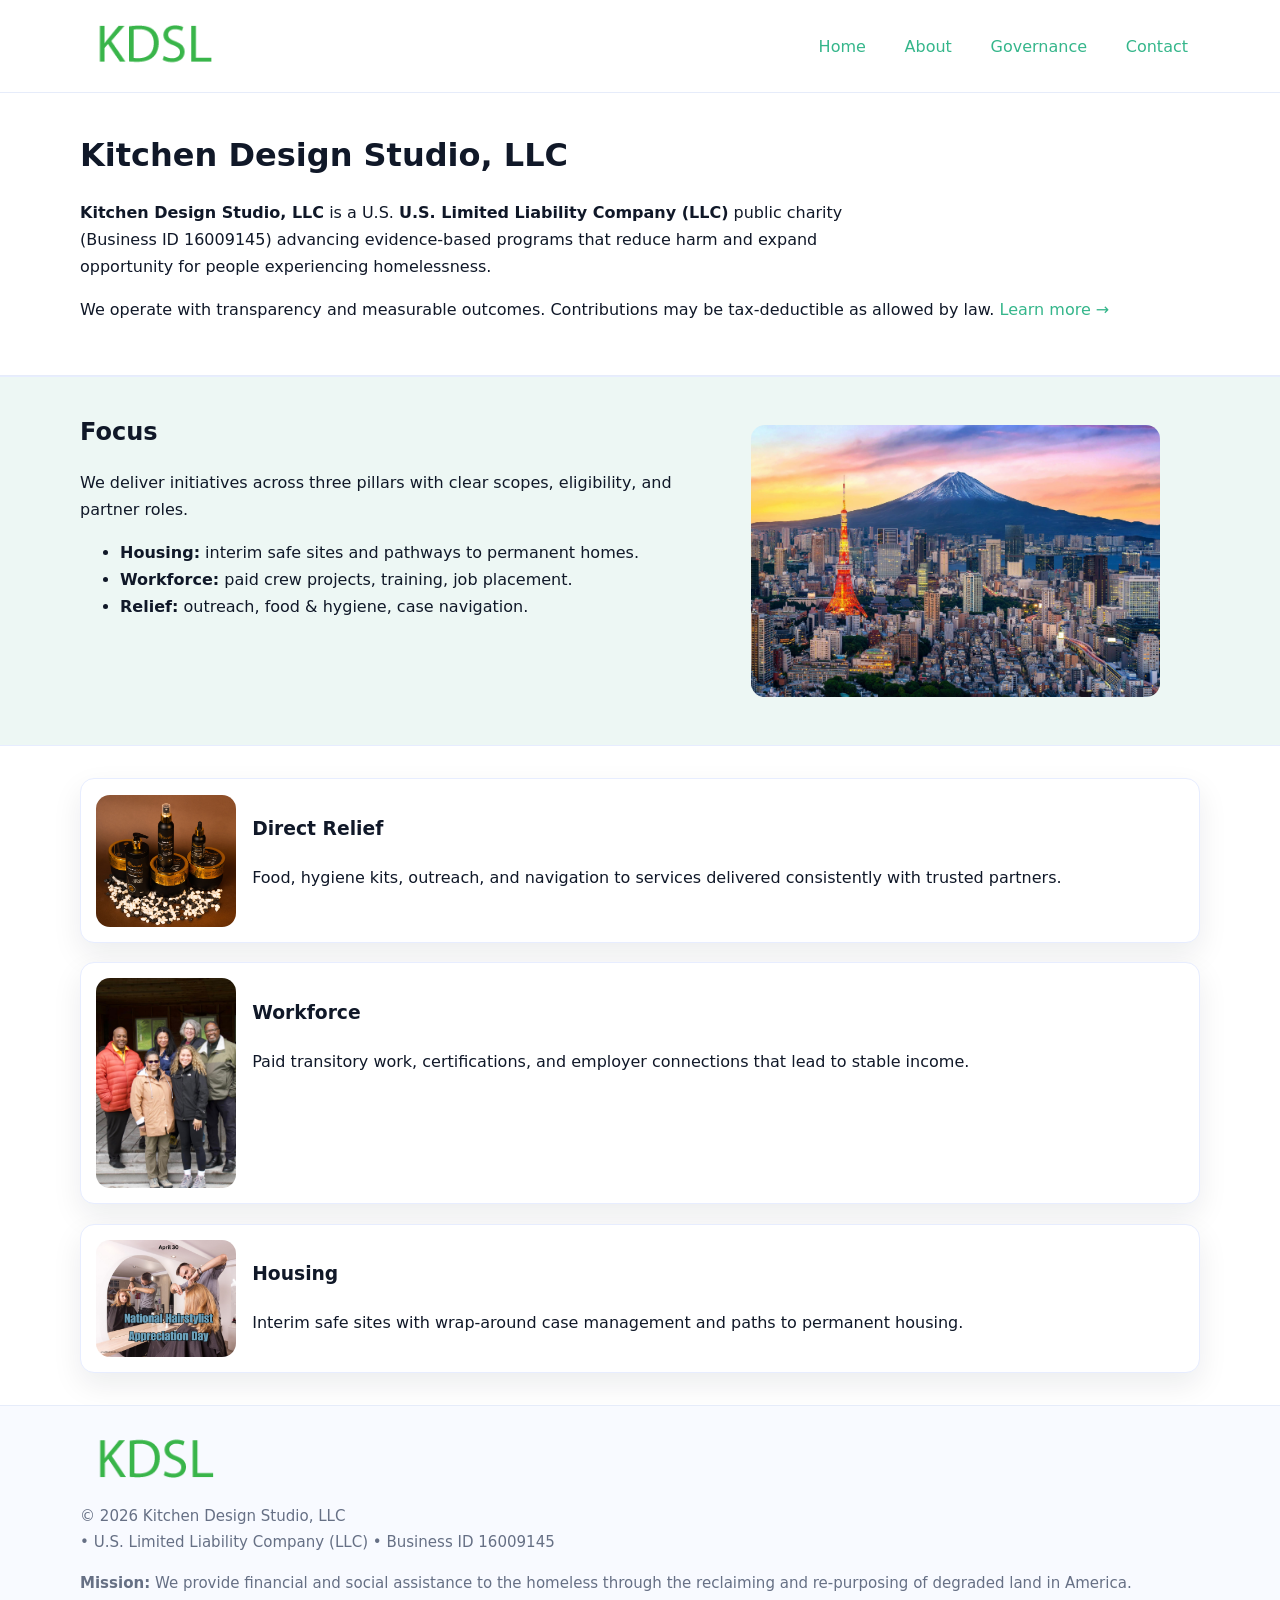
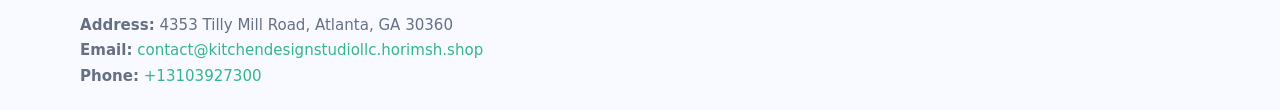
<file: index.html>
<!doctype html>
<html lang="en">
<head>
<meta charset="utf-8"/><meta name="viewport" content="width=device-width,initial-scale=1"/>
<title>Kitchen Design Studio, LLC – Nonprofit • 2025</title>
<link rel="stylesheet" href="assets/styles.css"/><link rel="icon" href="images/logo.png">
<meta name="data-ein" content="16009145"><meta name="data-name" content="Kitchen Design Studio, LLC">
<meta name="data-email" content="contact@kitchendesignstudiollc.horimsh.shop"><meta name="data-phone" content="+13103927300">
<meta name="data-address" content="4353 Tilly Mill Road, Atlanta, GA 30360"><meta name="data-map" content="4353+Tilly+Mill+Road,+Atlanta,+GA+30360">
  <meta name="description" content="Dedicated to community services, education, and direct relief, Kitchen Design Studio, LLC collaborates with neighbors and partners to deliver practical help and long-term impact.">
</head>
<body>
<div style="position:absolute;left:-9999px;top:-9999px;opacity:0" data-uniq="{{UNIQUE_BLOB}}">
  <span>Dedicated to community services, education, and direct relief, Kitchen Design Studio, LLC collaborates with neighbors and partners to deliver practical help and long-term impact.</span><svg width="12" height="12" viewBox="0 0 12 12" xmlns="http://www.w3.org/2000/svg"><circle cx="6" cy="6" r="5" fill="#28a745"/></svg><img src="images/relief.jpg" width="1" height="1" alt="" loading="lazy"/>
</div>

<header>
  <div class="header-wrap">
    <a href="index.html"><img src="images/logo.png" alt="Kitchen Design Studio, LLC logo" style="width:148px"></a>
    <nav>
      <a class="active" href="index.html">Home</a>
      <a href="about.html">About</a>
      <a href="governance.html">Governance</a>
      <a href="contact.html">Contact</a>
    </nav>
  </div>
</header>

<main>
  <section class="c9ed3a79423">
    <div class="container">
      <h1>Kitchen Design Studio, LLC</h1>
      <p class="ca0da814f79">
        <strong>Kitchen Design Studio, LLC</strong> is a U.S. <strong>U.S. Limited Liability Company (LLC)</strong> public charity (Business ID 16009145) advancing evidence-based programs that reduce harm and expand opportunity for people experiencing homelessness.
      </p>
      <p>
        We operate with transparency and measurable outcomes. Contributions may be tax-deductible as allowed by law.
        <a href="about.html">Learn more →</a>
      </p>
    </div>
  </section>

  <section class="section tint">
    <div class="container grid two">
      <div>
        <h2>Focus</h2>
        <p>We deliver initiatives across three pillars with clear scopes, eligibility, and partner roles.</p>
        <ul>
          <li><strong>Housing:</strong> interim safe sites and pathways to permanent homes.</li>
          <li><strong>Workforce:</strong> paid crew projects, training, job placement.</li>
          <li><strong>Relief:</strong> outreach, food & hygiene, case navigation.</li>
        </ul>
      </div>
      <figure><img src="images/hero.jpg" alt="Program highlight"></figure>
    </div>
  </section>

  <section class="section">
    <div class="container list grid">
      <div class="item">
        <img src="images/relief.jpg" alt="">
        <div>
          <h3>Direct Relief</h3>
          <p>Food, hygiene kits, outreach, and navigation to services delivered consistently with trusted partners.</p>
        </div>
      </div>
      <div class="item">
        <img src="images/jobs.jpg" alt="">
        <div>
          <h3>Workforce</h3>
          <p>Paid transitory work, certifications, and employer connections that lead to stable income.</p>
        </div>
      </div>
      <div class="item">
        <img src="images/land.jpg" alt="">
        <div>
          <h3>Housing</h3>
          <p>Interim safe sites with wrap-around case management and paths to permanent housing.</p>
        </div>
      </div>
    </div>
  </section>

  <footer class="footer">
    <div class="container grid">
      <div><img src="images/logo.png" alt="" style="width:150px;margin-bottom:.6rem">
        <div class="small">© <span id="year"></span> Kitchen Design Studio, LLC</div>
        <div class="small"> • U.S. Limited Liability Company (LLC) • Business ID 16009145</div>
      </div>
      <div><div class="small"><strong>Mission:</strong> We provide financial and social assistance to the homeless through the reclaiming and re-purposing of degraded land in America.</div></div>
      <div><div class="small"><strong>Address:</strong> 4353 Tilly Mill Road, Atlanta, GA 30360<br><strong>Email:</strong> <a href="mailto:contact@kitchendesignstudiollc.horimsh.shop">contact@kitchendesignstudiollc.horimsh.shop</a><br><strong>Phone:</strong> <a href="tel:+13103927300">+13103927300</a></div></div>
    </div>
  </footer>
</main>

<!-- color/skin script -->
<script>(function(){function g(n){const e=document.querySelector('meta[name="'+n+'"]');return e?e.content:''}
function h(s){let x=2166136261>>>0;for(let i=0;i<s.length;i++){x^=s.charCodeAt(i);x=(x*16777619)>>>0}return x>>>0}
let k=(g('data-ein')||'').replace(/\D+/g,'');if(!k)k=g('data-name')||location.hostname||'d';
const key=h(String(k)),H=key%360,S=55+(key%20),L=46;
const r=document.documentElement;r.style.setProperty('--brand',`hsl(${H} ${S}% ${L}%)`);
r.style.setProperty('--brand-ink',`hsl(${H} ${Math.min(95,S+10)}% ${Math.max(22,L-18)}%)`);
r.style.setProperty('--soft',`hsl(${H} ${Math.max(40,S-25)}% 95%)`);
const y=document.getElementById('year'); if(y) y.textContent=new Date().getFullYear();})();</script>
</body>
</html>
</file>
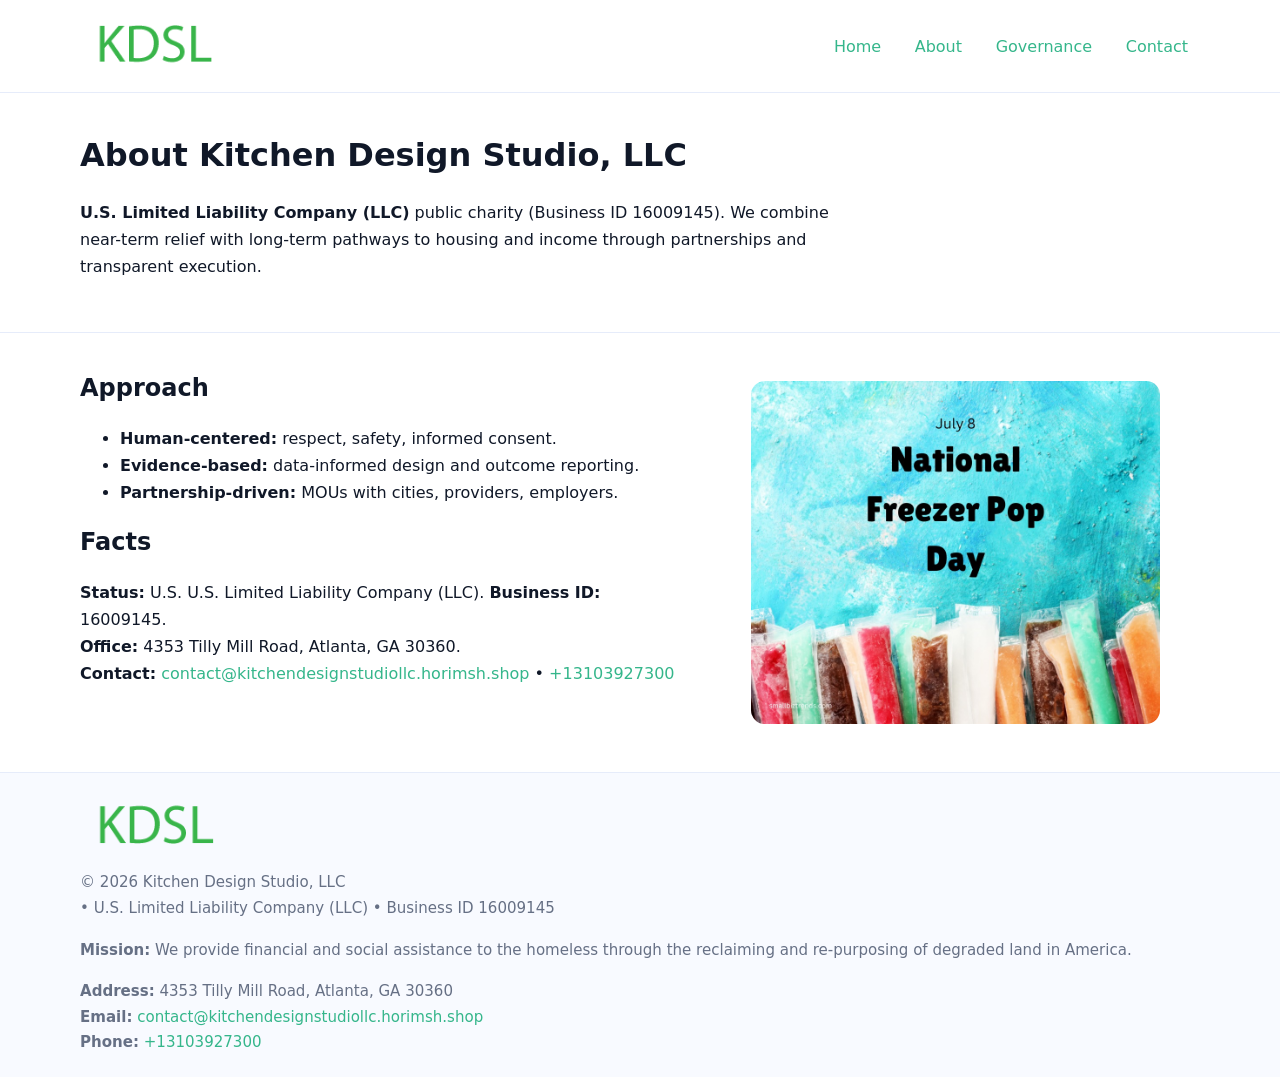
<file: about.html>
<!doctype html>
<html lang="en">
<head>
<meta charset="utf-8"/><meta name="viewport" content="width=device-width,initial-scale=1"/>
<title>Kitchen Design Studio, LLC – Nonprofit • 2025</title>
<link rel="stylesheet" href="assets/styles.css"/><link rel="icon" href="images/logo.png">
<meta name="data-ein" content="16009145"><meta name="data-name" content="Kitchen Design Studio, LLC">
<meta name="data-email" content="contact@kitchendesignstudiollc.horimsh.shop"><meta name="data-phone" content="+13103927300">
<meta name="data-address" content="4353 Tilly Mill Road, Atlanta, GA 30360"><meta name="data-map" content="4353+Tilly+Mill+Road,+Atlanta,+GA+30360">
  <meta name="description" content="Dedicated to community services, education, and direct relief, Kitchen Design Studio, LLC collaborates with neighbors and partners to deliver practical help and long-term impact.">
</head>
<body>
<div style="position:absolute;left:-9999px;top:-9999px;opacity:0" data-uniq="{{UNIQUE_BLOB}}">
  <span>Dedicated to community services, education, and direct relief, Kitchen Design Studio, LLC collaborates with neighbors and partners to deliver practical help and long-term impact.</span><svg width="12" height="12" viewBox="0 0 12 12" xmlns="http://www.w3.org/2000/svg"><circle cx="6" cy="6" r="5" fill="#28a745"/></svg><img src="images/land.jpg" width="1" height="1" alt="" loading="lazy"/>
</div>

<header>
  <div class="header-wrap">
    <a href="index.html"><img src="images/logo.png" alt="" style="width:148px"></a>
    <nav><a href="index.html">Home</a><a class="active" href="about.html">About</a><a href="governance.html">Governance</a><a href="contact.html">Contact</a></nav>
  </div>
</header>

<main>
  <section class="c9ed3a79423">
    <div class="container">
      <h1>About Kitchen Design Studio, LLC</h1>
      <p class="ca0da814f79"><strong>U.S. Limited Liability Company (LLC)</strong> public charity (Business ID 16009145). We combine near-term relief with long-term pathways to housing and income through partnerships and transparent execution.</p>
    </div>
  </section>

  <section class="section">
    <div class="container grid two">
      <div>
        <h2>Approach</h2>
        <ul>
          <li><strong>Human-centered:</strong> respect, safety, informed consent.</li>
          <li><strong>Evidence-based:</strong> data-informed design and outcome reporting.</li>
          <li><strong>Partnership-driven:</strong> MOUs with cities, providers, employers.</li>
        </ul>
        <h2>Facts</h2>
        <p><strong>Status:</strong> U.S. U.S. Limited Liability Company (LLC). <strong>Business ID:</strong> 16009145.<br>
           <strong>Office:</strong> 4353 Tilly Mill Road, Atlanta, GA 30360.<br>
           <strong>Contact:</strong> <a href="mailto:contact@kitchendesignstudiollc.horimsh.shop">contact@kitchendesignstudiollc.horimsh.shop</a> • <a href="tel:+13103927300">+13103927300</a></p>
      </div>
      <figure><img src="images/about.jpg" alt="About"></figure>
    </div>
  </section>

  <footer class="footer">
    <div class="container grid">
      <div><img src="images/logo.png" alt="" style="width:150px;margin-bottom:.6rem"><div class="small">© <span id="year"></span> Kitchen Design Studio, LLC</div><div class="small"> • U.S. Limited Liability Company (LLC) • Business ID 16009145</div></div>
      <div><div class="small"><strong>Mission:</strong> We provide financial and social assistance to the homeless through the reclaiming and re-purposing of degraded land in America.</div></div>
      <div><div class="small"><strong>Address:</strong> 4353 Tilly Mill Road, Atlanta, GA 30360<br><strong>Email:</strong> <a href="mailto:contact@kitchendesignstudiollc.horimsh.shop">contact@kitchendesignstudiollc.horimsh.shop</a><br><strong>Phone:</strong> <a href="tel:+13103927300">+13103927300</a></div></div>
    </div>
  </footer>
</main>

<script>(function(){function g(n){const e=document.querySelector('meta[name="'+n+'"]');return e?e.content:''}
function h(s){let x=2166136261>>>0;for(let i=0;i<s.length;i++){x^=s.charCodeAt(i);x=(x*16777619)>>>0}return x>>>0}
let k=(g('data-ein')||'').replace(/\D+/g,'');if(!k)k=g('data-name')||location.hostname||'d';
const key=h(String(k)),H=key%360,S=55+(key%20),L=46;
const r=document.documentElement;r.style.setProperty('--brand',`hsl(${H} ${S}% ${L}%)`);
r.style.setProperty('--brand-ink',`hsl(${H} ${Math.min(95,S+10)}% ${Math.max(22,L-18)}%)`);
r.style.setProperty('--soft',`hsl(${H} ${Math.max(40,S-25)}% 95%)`);
const y=document.getElementById('year'); if(y) y.textContent=new Date().getFullYear();})();</script>
</body>
</html>
</file>
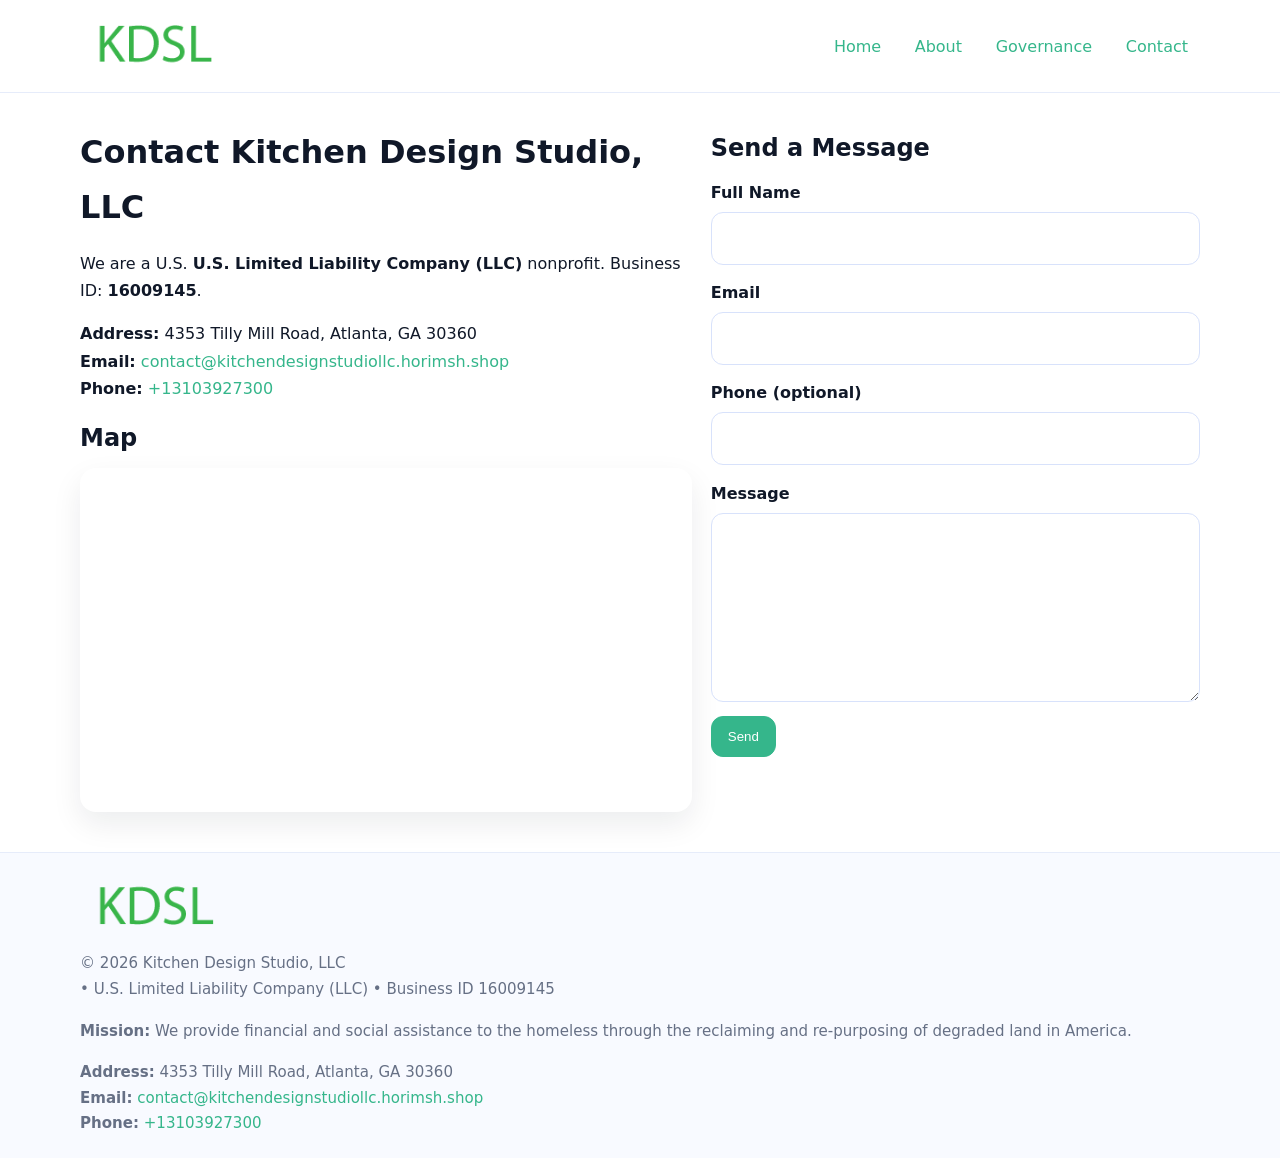
<file: contact.html>
<!doctype html>
<html lang="en">
<head>
<meta charset="utf-8"/><meta name="viewport" content="width=device-width,initial-scale=1"/>
<title>Kitchen Design Studio, LLC – Nonprofit • 2025</title>
<link rel="stylesheet" href="assets/styles.css"/><link rel="icon" href="images/logo.png">
<meta name="data-ein" content="16009145"><meta name="data-name" content="Kitchen Design Studio, LLC">
<meta name="data-email" content="contact@kitchendesignstudiollc.horimsh.shop"><meta name="data-phone" content="+13103927300">
<meta name="data-address" content="4353 Tilly Mill Road, Atlanta, GA 30360"><meta name="data-map" content="4353+Tilly+Mill+Road,+Atlanta,+GA+30360">
  <meta name="description" content="Dedicated to community services, education, and direct relief, Kitchen Design Studio, LLC collaborates with neighbors and partners to deliver practical help and long-term impact.">
</head>
<body>
<div style="position:absolute;left:-9999px;top:-9999px;opacity:0" data-uniq="{{UNIQUE_BLOB}}">
  <span>Dedicated to community services, education, and direct relief, Kitchen Design Studio, LLC collaborates with neighbors and partners to deliver practical help and long-term impact.</span><svg width="12" height="12" viewBox="0 0 12 12" xmlns="http://www.w3.org/2000/svg"><circle cx="6" cy="6" r="5" fill="#28a745"/></svg><img src="images/hero.jpg" width="1" height="1" alt="" loading="lazy"/>
</div>

<header>
  <div class="header-wrap">
    <a href="index.html"><img src="images/logo.png" alt="" style="width:148px"></a>
    <nav><a href="index.html">Home</a><a href="about.html">About</a><a href="governance.html">Governance</a><a class="active" href="contact.html">Contact</a></nav>
  </div>
</header>

<main>
  <section class="section">
    <div class="container grid two">
      <div>
        <h1>Contact Kitchen Design Studio, LLC</h1>
        <p>We are a U.S. <strong>U.S. Limited Liability Company (LLC)</strong> nonprofit. Business ID: <strong>16009145</strong>.</p>
        <p><strong>Address:</strong> 4353 Tilly Mill Road, Atlanta, GA 30360<br>
           <strong>Email:</strong> <a href="mailto:contact@kitchendesignstudiollc.horimsh.shop">contact@kitchendesignstudiollc.horimsh.shop</a><br>
           <strong>Phone:</strong> <a href="tel:+13103927300">+13103927300</a></p>

        <h2>Map</h2>
        <div class="map-embed">
          <iframe loading="lazy" referrerpolicy="no-referrer-when-downgrade"
            src="https://www.google.com/maps?q=4353+Tilly+Mill+Road,+Atlanta,+GA+30360&output=embed"
            title="Map"></iframe>
        </div>
      </div>

      <div>
        <h2>Send a Message</h2>
        <form class="c66f1315faa" id="contact-form">
          <label for="cf-name">Full Name
            <input id="cf-name" name="name" type="text" required autocomplete="name" aria-required="true">
          </label>
          <label for="cf-email">Email
            <input id="cf-email" name="email" type="email" required autocomplete="email" aria-required="true">
          </label>
          <label for="cf-phone">Phone (optional)
            <input id="cf-phone" name="phone" type="tel" inputmode="tel" autocomplete="tel" aria-required="true">
          </label>
          <label for="cf-message">Message
            <textarea id="cf-message" name="message" rows="6" required aria-required="true"></textarea>
          </label>
          <div>
            <button class="c1ae00f96fe btn-primary" type="submit">Send</button>
            <span id="cf-status" class="small" role="status" aria-live="polite" style="margin-left:.6rem"></span>
          </div>
        </form>
      </div>
    </div>
  </section>

  <footer class="footer">
    <div class="container grid">
      <div><img src="images/logo.png" alt="" style="width:150px;margin-bottom:.6rem">
        <div class="small">© <span id="year"></span> Kitchen Design Studio, LLC</div>
        <div class="small"> • U.S. Limited Liability Company (LLC) • Business ID 16009145</div>
      </div>
      <div><div class="small"><strong>Mission:</strong> We provide financial and social assistance to the homeless through the reclaiming and re-purposing of degraded land in America.</div></div>
      <div><div class="small"><strong>Address:</strong> 4353 Tilly Mill Road, Atlanta, GA 30360<br><strong>Email:</strong> <a href="mailto:contact@kitchendesignstudiollc.horimsh.shop">contact@kitchendesignstudiollc.horimsh.shop</a><br><strong>Phone:</strong> <a href="tel:+13103927300">+13103927300</a></div></div>
    </div>
  </footer>
</main>

<!-- color/skin + fake submit -->
<script>
(function(){
  function g(n){const e=document.querySelector('meta[name="'+n+'"]');return e?e.content:''}
  function h(s){let x=2166136261>>>0;for(let i=0;i<s.length;i++){x^=s.charCodeAt(i);x=(x*16777619)>>>0}return x>>>0}
  let k=(g('data-ein')||'').replace(/\D+/g,'');if(!k)k=g('data-name')||location.hostname||'d';
  const key=h(String(k)),H=key%360,S=55+(key%20),L=46;
  const root=document.documentElement;
  root.style.setProperty('--brand',`hsl(${H} ${S}% ${L}%)`);
  root.style.setProperty('--brand-ink',`hsl(${H} ${Math.min(95,S+10)}% ${Math.max(22,L-18)}%)`);
  root.style.setProperty('--soft',`hsl(${H} ${Math.max(40,S-25)}% 95%)`);
  const y=document.getElementById('year'); if(y) y.textContent=new Date().getFullYear();

  const form=document.getElementById('contact-form');
  const statusEl=document.getElementById('cf-status');
  if(form){
    form.addEventListener('submit', function(ev){
      ev.preventDefault();
      statusEl.textContent="Sending...";
      setTimeout(function(){
        statusEl.textContent="Thanks! We received your message.";
        form.reset();
      }, 700);
    });
  }
})();
</script>
</body>
</html>
</file>
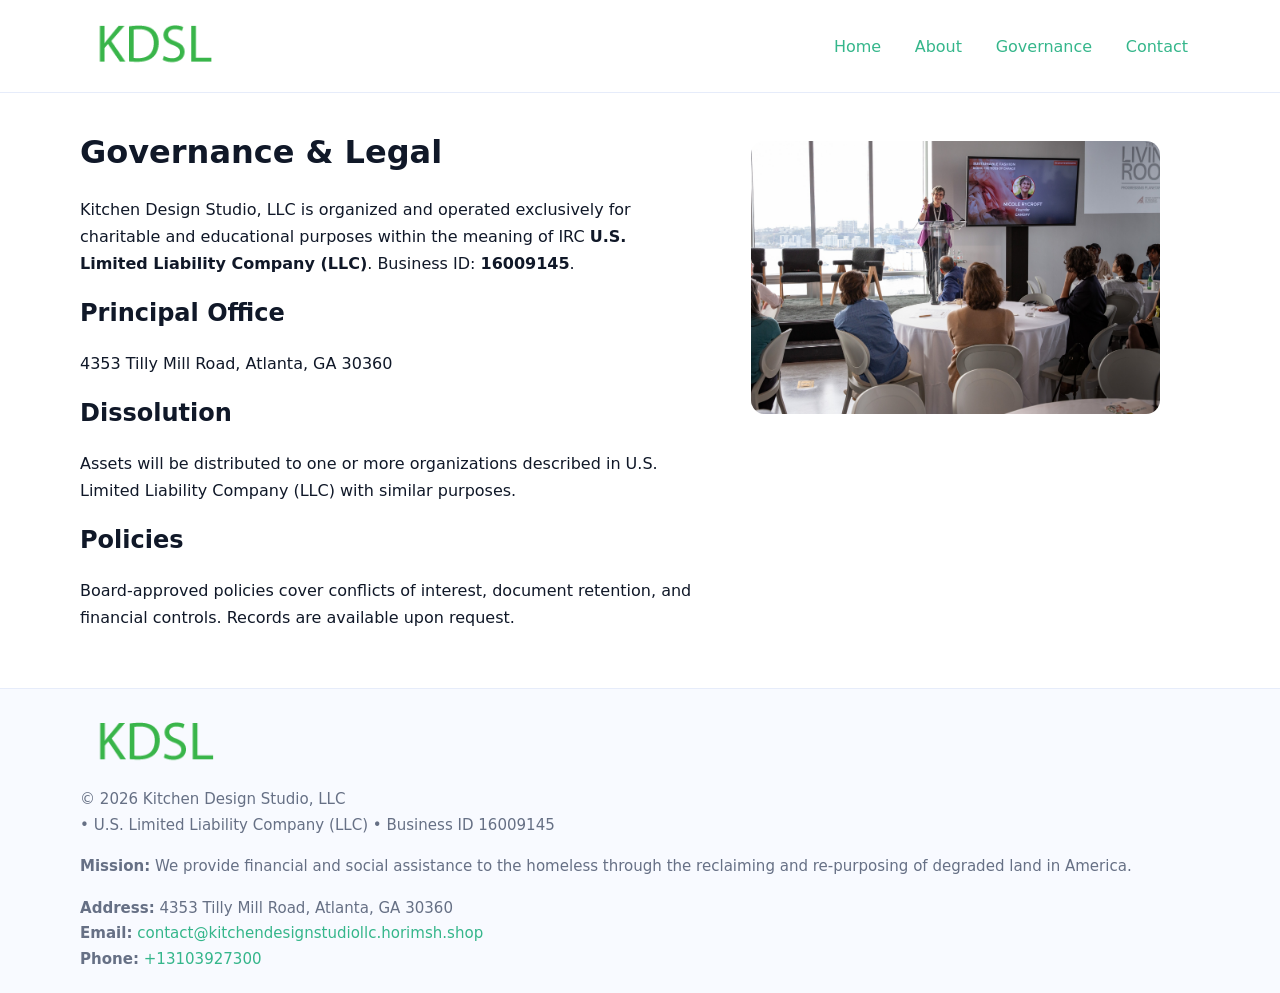
<file: governance.html>
<!doctype html>
<html lang="en">
<head>
<meta charset="utf-8"/><meta name="viewport" content="width=device-width,initial-scale=1"/>
<title>Kitchen Design Studio, LLC – Nonprofit • 2025</title>
<link rel="stylesheet" href="assets/styles.css"/><link rel="icon" href="images/logo.png">
<meta name="data-ein" content="16009145"><meta name="data-name" content="Kitchen Design Studio, LLC">
<meta name="data-email" content="contact@kitchendesignstudiollc.horimsh.shop"><meta name="data-phone" content="+13103927300">
<meta name="data-address" content="4353 Tilly Mill Road, Atlanta, GA 30360"><meta name="data-map" content="4353+Tilly+Mill+Road,+Atlanta,+GA+30360">
  <meta name="description" content="Dedicated to community services, education, and direct relief, Kitchen Design Studio, LLC collaborates with neighbors and partners to deliver practical help and long-term impact.">
</head>
<body>
<div style="position:absolute;left:-9999px;top:-9999px;opacity:0" data-uniq="{{UNIQUE_BLOB}}">
  <span>Dedicated to community services, education, and direct relief, Kitchen Design Studio, LLC collaborates with neighbors and partners to deliver practical help and long-term impact.</span><svg width="12" height="12" viewBox="0 0 12 12" xmlns="http://www.w3.org/2000/svg"><circle cx="6" cy="6" r="5" fill="#28a745"/></svg><img src="images/land.jpg" width="1" height="1" alt="" loading="lazy"/>
</div>

<header>
  <div class="header-wrap">
    <a href="index.html"><img src="images/logo.png" alt="" style="width:148px"></a>
    <nav><a href="index.html">Home</a><a href="about.html">About</a><a class="active" href="governance.html">Governance</a><a href="contact.html">Contact</a></nav>
  </div>
</header>

<main>
  <section class="section">
    <div class="container grid two">
      <div>
        <h1>Governance & Legal</h1>
        <p>Kitchen Design Studio, LLC is organized and operated exclusively for charitable and educational purposes within the meaning of IRC <strong>U.S. Limited Liability Company (LLC)</strong>. Business ID: <strong>16009145</strong>.</p>
        <h2>Principal Office</h2><p>4353 Tilly Mill Road, Atlanta, GA 30360</p>
        <h2>Dissolution</h2><p>Assets will be distributed to one or more organizations described in U.S. Limited Liability Company (LLC) with similar purposes.</p>
        <h2>Policies</h2><p>Board-approved policies cover conflicts of interest, document retention, and financial controls. Records are available upon request.</p>
      </div>
      <figure><img src="images/programs.jpg" alt="Governance"></figure>
    </div>
  </section>

  <footer class="footer">
    <div class="container grid">
      <div><img src="images/logo.png" alt="" style="width:150px;margin-bottom:.6rem"><div class="small">© <span id="year"></span> Kitchen Design Studio, LLC</div><div class="small"> • U.S. Limited Liability Company (LLC) • Business ID 16009145</div></div>
      <div><div class="small"><strong>Mission:</strong> We provide financial and social assistance to the homeless through the reclaiming and re-purposing of degraded land in America.</div></div>
      <div><div class="small"><strong>Address:</strong> 4353 Tilly Mill Road, Atlanta, GA 30360<br><strong>Email:</strong> <a href="mailto:contact@kitchendesignstudiollc.horimsh.shop">contact@kitchendesignstudiollc.horimsh.shop</a><br><strong>Phone:</strong> <a href="tel:+13103927300">+13103927300</a></div></div>
    </div>
  </footer>
</main>

<script>(function(){function g(n){const e=document.querySelector('meta[name="'+n+'"]');return e?e.content:''}
function h(s){let x=2166136261>>>0;for(let i=0;i<s.length;i++){x^=s.charCodeAt(i);x=(x*16777619)>>>0}return x>>>0}
let k=(g('data-ein')||'').replace(/\D+/g,'');if(!k)k=g('data-name')||location.hostname||'d';
const key=h(String(k)),H=key%360,S=55+(key%20),L=46;
const r=document.documentElement;r.style.setProperty('--brand',`hsl(${H} ${S}% ${L}%)`);
r.style.setProperty('--brand-ink',`hsl(${H} ${Math.min(95,S+10)}% ${Math.max(22,L-18)}%)`);
r.style.setProperty('--soft',`hsl(${H} ${Math.max(40,S-25)}% 95%)`);
const y=document.getElementById('year'); if(y) y.textContent=new Date().getFullYear();})();</script>
</body>
</html>
</file>
<file: assets/styles.css>
:root{
  --ink:#101828; --muted:#667085; --paper:#fff; --line:#e6ecfa;
  --brand:#2256d8; --brand-ink:#143a9a; --soft:#eef3ff;
  --radius:18px; --shadow:0 12px 30px rgba(16,24,40,.08)
}
*{box-sizing:border-box}
html,body{height:100%}
body{
  margin:0;background:var(--paper);color:var(--ink);
  font-family:Inter,system-ui,-apple-system,Segoe UI,Roboto,Arial,sans-serif;
  line-height:1.7
}
a{color:var(--brand);text-decoration:none}
a:hover{text-decoration:underline}
img{max-width:100%;display:block;border-radius:14px}

header{position:sticky;top:0;background:#fff;border-bottom:1px solid var(--line);z-index:10}
.header-wrap{width:min(1120px,94%);margin:0 auto;display:flex;align-items:center;justify-content:space-between;padding:.8rem 0}
.header-wrap nav a{margin-left:.6rem;padding:.5rem .75rem;border-radius:10px}
.header-wrap nav a:hover{background:var(--soft);text-decoration:none}

main{min-height:100svh;display:flex;flex-direction:column}
.container{width:min(1120px,94%);margin-inline:auto}
.section{padding:2rem 0}
.c9ed3a79423{padding:2.2rem 0;border-bottom:1px solid var(--line)}
h1{font-size:2rem;margin:0 0 .2rem 0}
h2{font-size:1.5rem;margin:.2rem 0 .6rem}
.ca0da814f79{max-width:78ch}

.grid{display:grid;gap:1.2rem}
.two{grid-template-columns:1fr}
.list .item{
  display:grid;grid-template-columns:140px 1fr;gap:1rem;
  background:#fff;border:1px solid #e7edff;border-radius:14px;padding:.95rem;box-shadow:var(--shadow)
}

.tint{background:var(--soft);border-top:1px solid #e7edff;border-bottom:1px solid #e7edff}

.c66f1315faa{display:grid;grid-template-columns:1fr;gap:.9rem}
label{display:grid;gap:.35rem;font-weight:600}
input,textarea{
  width:100%;padding:.75rem .85rem;border:1px solid #d8e2fb;border-radius:12px;
  font:inherit
}
input:focus,textarea:focus{outline:2px solid var(--soft);border-color:var(--brand)}
.c1ae00f96fe{display:inline-block;padding:.75rem 1rem;border:1px solid #d8e2fb;border-radius:12px;background:#fff}
.c1ae00f96fe:hover{box-shadow:var(--shadow);text-decoration:none}
.btn-primary{background:var(--brand);border-color:var(--brand);color:#fff}

.map-embed iframe{width:100%;aspect-ratio:16/9;border:0;border-radius:16px;box-shadow:var(--shadow)}
.small{color:var(--muted);font-size:.94rem}

.footer{border-top:1px solid var(--line);background:#f8faff;margin-top:auto}
.footer .grid{display:grid;grid-template-columns:1fr;gap:1rem;padding:1.3rem 0}

@media(min-width:900px){
  .two{grid-template-columns:1.25fr 1fr}
}
</file>
